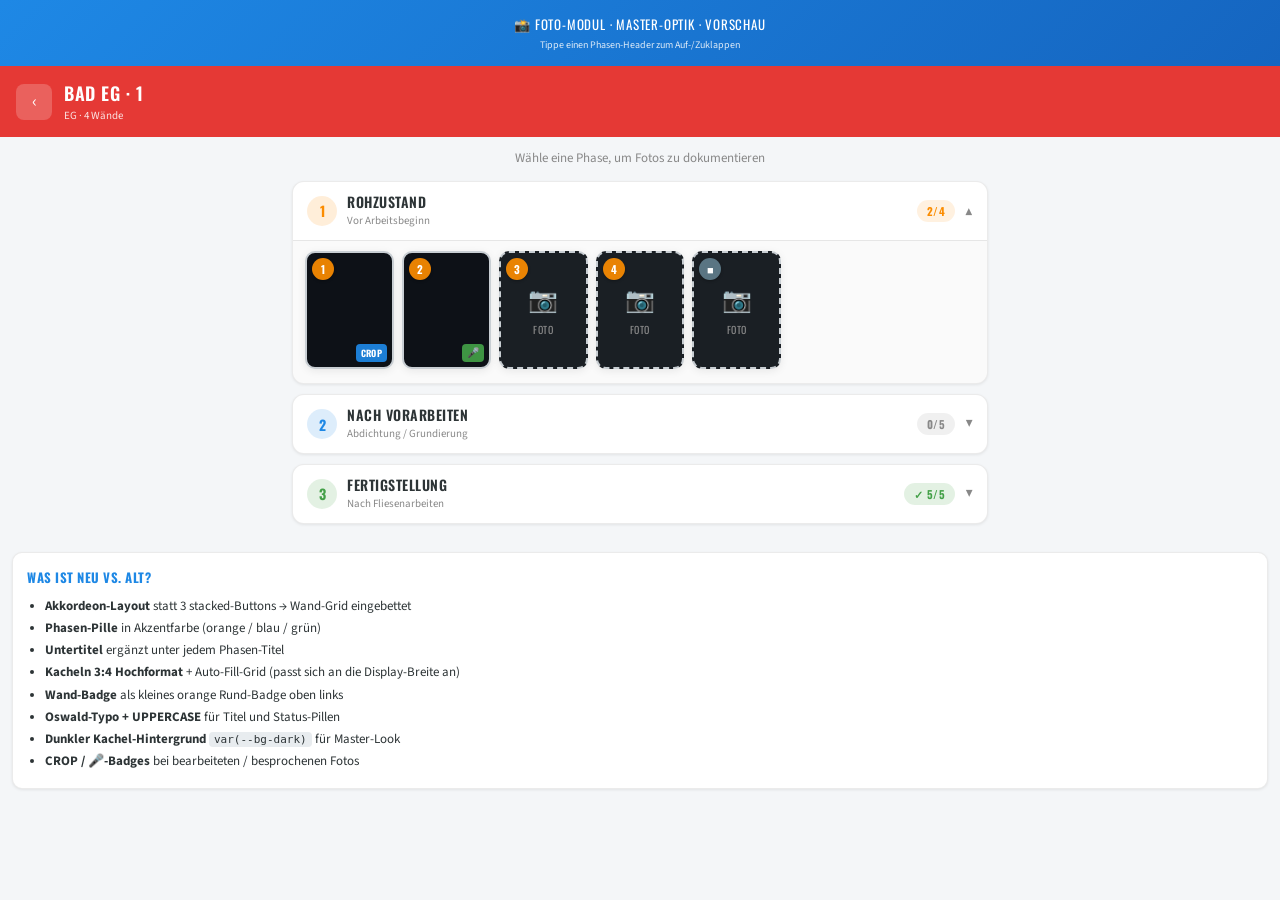
<file: 04-MOCKUP-vorschau.html>
<!DOCTYPE html>
<html lang="de">
<head>
<meta charset="UTF-8">
<meta name="viewport" content="width=device-width, initial-scale=1, viewport-fit=cover">
<title>Foto-Modul Optik-Vorschau · Master-konform</title>
<link rel="preconnect" href="https://fonts.googleapis.com">
<link rel="preconnect" href="https://fonts.gstatic.com" crossorigin>
<link href="https://fonts.googleapis.com/css2?family=Oswald:wght@500;600;700&family=Source+Sans+3:wght@400;500;600;700&display=swap" rel="stylesheet">
<style>
:root {
    --accent-blue: #1E88E5;
    --accent-blue-dark: #1565C0;
    --accent-red: #E53935;
    --accent-green: #43A047;
    --accent-orange: #FB8C00;
    --text-primary: #2D3436;
    --text-secondary: #555;
    --text-muted: #888;
    --bg-primary: #FFFFFF;
    --bg-secondary: #F4F6F8;
    --bg-tertiary: #E8ECEF;
    --bg-card: #FFFFFF;
    --bg-dark: #1A1F24;
    --border-light: #E0E4E7;
    --border-medium: #C8CED3;
    --border-color: rgba(0,0,0,0.08);
    --shadow-sm: 0 1px 3px rgba(0,0,0,0.08);
    --shadow-md: 0 4px 12px rgba(0,0,0,0.10);
    --font-headline: 'Oswald', 'Arial Narrow', sans-serif;
    --font-body: 'Source Sans 3', 'Segoe UI', sans-serif;
}

* { box-sizing: border-box; }
body {
    margin: 0;
    padding: 0;
    font-family: var(--font-body);
    color: var(--text-primary);
    background: var(--bg-secondary);
    -webkit-font-smoothing: antialiased;
}

/* Sub-Header */
.subheader {
    background: var(--accent-red);
    color: #fff;
    padding: 14px 16px;
    display: flex;
    align-items: center;
    gap: 12px;
}
.subheader .back {
    width: 36px; height: 36px;
    border-radius: 8px;
    background: rgba(255,255,255,0.2);
    display: flex; align-items: center; justify-content: center;
    font-size: 18px;
}
.subheader .titel { 
    flex: 1;
    font-family: var(--font-headline);
    font-weight: 600;
    font-size: 18px;
    text-transform: uppercase;
    letter-spacing: 0.5px;
}
.subheader .untertitel {
    font-size: 11px;
    opacity: 0.85;
    font-weight: 400;
    text-transform: none;
    letter-spacing: 0;
    margin-top: 2px;
}

/* Container */
.container {
    padding: 12px;
    max-width: 720px;
    margin: 0 auto;
}

.intro {
    font-size: 13px;
    color: var(--text-muted);
    text-align: center;
    margin-bottom: 14px;
}

/* Akkordeon */
.akkordeon-list {
    display: flex;
    flex-direction: column;
    gap: 10px;
}
.akkordeon {
    background: var(--bg-card);
    border: 1px solid var(--border-color);
    border-radius: 12px;
    overflow: hidden;
    box-shadow: var(--shadow-sm);
}

.akkordeon-header {
    display: flex;
    align-items: center;
    gap: 10px;
    padding: 12px 14px;
    cursor: pointer;
    min-height: 56px;
    user-select: none;
}

.phase-pille {
    width: 30px; height: 30px;
    border-radius: 50%;
    display: flex;
    align-items: center;
    justify-content: center;
    font-family: var(--font-headline);
    font-weight: 700;
    font-size: 14px;
    flex-shrink: 0;
}
.phase-pille.roh { background: rgba(251,140,0,0.15); color: #FB8C00; }
.phase-pille.vor { background: rgba(30,136,229,0.15); color: #1E88E5; }
.phase-pille.fer { background: rgba(67,160,71,0.15); color: #43A047; }

.phase-text { flex: 1; min-width: 0; }
.phase-titel {
    font-family: var(--font-headline);
    font-weight: 600;
    font-size: 14px;
    text-transform: uppercase;
    letter-spacing: 0.5px;
    color: var(--text-primary);
    line-height: 1.2;
}
.phase-subtitel {
    font-size: 11px;
    color: var(--text-muted);
    margin-top: 2px;
}

.status-pille {
    font-size: 11px;
    padding: 3px 10px;
    border-radius: 999px;
    font-weight: 700;
    flex-shrink: 0;
    font-family: var(--font-headline);
    letter-spacing: 0.5px;
}
.status-pille.leer  { background: rgba(0,0,0,0.06); color: var(--text-muted); }
.status-pille.teil  { background: rgba(251,140,0,0.12); color: #FB8C00; }
.status-pille.teil.vor { background: rgba(30,136,229,0.12); color: #1E88E5; }
.status-pille.fertig { background: rgba(67,160,71,0.15); color: var(--accent-green); }

.pfeil {
    font-size: 14px;
    color: var(--text-muted);
    transition: transform 0.2s;
    flex-shrink: 0;
}
.akkordeon.offen .pfeil { transform: rotate(180deg); }

/* Wand-Grid */
.wand-grid-wrapper {
    padding: 10px 12px 14px 12px;
    background: rgba(0,0,0,0.02);
    border-top: 1px solid var(--border-color);
    display: none;
}
.akkordeon.offen .wand-grid-wrapper { display: block; }

.wand-grid {
    display: grid;
    grid-template-columns: repeat(auto-fill, minmax(82px, 1fr));
    gap: 8px;
}

/* Wand-Kachel */
.wand-kachel {
    position: relative;
    aspect-ratio: 3 / 4;
    background: var(--bg-dark);
    border: 2px dashed var(--border-medium);
    border-radius: 10px;
    cursor: pointer;
    display: flex;
    flex-direction: column;
    align-items: center;
    justify-content: center;
    overflow: hidden;
    transition: transform 0.12s ease-out, box-shadow 0.12s ease-out;
    box-shadow: 0 2px 8px rgba(0,0,0,0.08);
}
.wand-kachel:active { transform: translateY(1px); }
.wand-kachel.belegt {
    border: 2px solid var(--border-medium);
    background: #0d1117;
}

.wand-badge {
    position: absolute;
    top: 5px; left: 5px;
    width: 22px; height: 22px;
    border-radius: 50%;
    background: rgba(251,140,0,0.92);
    color: #fff;
    font-family: var(--font-headline);
    font-size: 11px;
    font-weight: 700;
    display: flex;
    align-items: center;
    justify-content: center;
    z-index: 2;
    box-shadow: 0 1px 3px rgba(0,0,0,0.3);
}
.wand-badge.boden { background: rgba(96,125,139,0.92); }
.wand-badge.decke { background: rgba(120,144,156,0.92); }

.kachel-leer-content {
    text-align: center;
    color: var(--text-muted);
    pointer-events: none;
}
.kachel-leer-content .icon {
    font-size: 24px;
    margin-bottom: 4px;
}
.kachel-leer-content .label {
    font-size: 10px;
    font-family: var(--font-headline);
    text-transform: uppercase;
    letter-spacing: 0.5px;
}

.kachel-thumb {
    position: absolute;
    inset: 0;
    width: 100%;
    height: 100%;
    object-fit: cover;
}

/* Demo-Banner */
.demo-banner {
    background: linear-gradient(135deg, var(--accent-blue), var(--accent-blue-dark));
    color: #fff;
    padding: 14px 16px;
    text-align: center;
    font-family: var(--font-headline);
    font-size: 13px;
    text-transform: uppercase;
    letter-spacing: 0.8px;
    box-shadow: 0 4px 12px rgba(30,136,229,0.3);
}
.demo-banner small {
    display: block;
    font-size: 10px;
    opacity: 0.85;
    text-transform: none;
    letter-spacing: 0;
    margin-top: 4px;
    font-family: var(--font-body);
}

.legende {
    background: var(--bg-card);
    margin: 16px 12px;
    padding: 14px;
    border-radius: 10px;
    border: 1px solid var(--border-color);
    box-shadow: var(--shadow-sm);
    font-size: 13px;
}
.legende h3 {
    margin: 0 0 10px 0;
    font-family: var(--font-headline);
    font-size: 13px;
    text-transform: uppercase;
    letter-spacing: 0.5px;
    color: var(--accent-blue);
}
.legende ul { margin: 0; padding-left: 18px; }
.legende li { margin: 4px 0; line-height: 1.4; }
.legende code {
    background: var(--bg-tertiary);
    padding: 1px 5px;
    border-radius: 4px;
    font-family: 'Fira Code', Consolas, monospace;
    font-size: 11px;
}

/* Beispiel-Foto-Hintergrund (CSS-only Pseudo-Foto) */
.fake-foto-1 {
    background: linear-gradient(135deg, #8B6F47 0%, #6B5337 50%, #4A3A26 100%);
}
.fake-foto-2 {
    background: linear-gradient(180deg, #C0C8CC 0%, #8B9499 70%, #6A7378 100%);
}
.crop-badge {
    position: absolute;
    bottom: 5px; right: 5px;
    font-size: 9px;
    padding: 2px 5px;
    border-radius: 4px;
    background: rgba(30,136,229,0.92);
    color: #fff;
    font-weight: 700;
    letter-spacing: 0.3px;
    font-family: var(--font-headline);
    z-index: 2;
}
.notiz-badge {
    position: absolute;
    bottom: 5px; right: 5px;
    font-size: 10px;
    padding: 2px 5px;
    border-radius: 4px;
    background: rgba(67,160,71,0.92);
    color: #fff;
    font-weight: 700;
    z-index: 2;
}
</style>
</head>
<body>

<div class="demo-banner">
    📸 Foto-Modul · Master-Optik · Vorschau
    <small>Tippe einen Phasen-Header zum Auf-/Zuklappen</small>
</div>

<div class="subheader">
    <div class="back">‹</div>
    <div>
        <div class="titel">Bad EG · 1</div>
        <div class="untertitel">EG · 4 Wände</div>
    </div>
</div>

<div class="container">
    <div class="intro">Wähle eine Phase, um Fotos zu dokumentieren</div>

    <div class="akkordeon-list">
        <!-- Phase 1: Rohzustand -->
        <div class="akkordeon offen" id="ph1">
            <div class="akkordeon-header" onclick="toggle('ph1')">
                <span class="phase-pille roh">1</span>
                <div class="phase-text">
                    <div class="phase-titel">Rohzustand</div>
                    <div class="phase-subtitel">Vor Arbeitsbeginn</div>
                </div>
                <span class="status-pille teil">2/4</span>
                <span class="pfeil">▼</span>
            </div>
            <div class="wand-grid-wrapper">
                <div class="wand-grid">
                    <div class="wand-kachel belegt fake-foto-1">
                        <span class="wand-badge">1</span>
                        <span class="crop-badge">CROP</span>
                    </div>
                    <div class="wand-kachel belegt fake-foto-2">
                        <span class="wand-badge">2</span>
                        <span class="notiz-badge">🎤</span>
                    </div>
                    <div class="wand-kachel">
                        <span class="wand-badge">3</span>
                        <div class="kachel-leer-content">
                            <div class="icon">📷</div>
                            <div class="label">Foto</div>
                        </div>
                    </div>
                    <div class="wand-kachel">
                        <span class="wand-badge">4</span>
                        <div class="kachel-leer-content">
                            <div class="icon">📷</div>
                            <div class="label">Foto</div>
                        </div>
                    </div>
                    <div class="wand-kachel">
                        <span class="wand-badge boden">■</span>
                        <div class="kachel-leer-content">
                            <div class="icon">📷</div>
                            <div class="label">Foto</div>
                        </div>
                    </div>
                </div>
            </div>
        </div>

        <!-- Phase 2: Vorarbeiten (zugeklappt) -->
        <div class="akkordeon" id="ph2">
            <div class="akkordeon-header" onclick="toggle('ph2')">
                <span class="phase-pille vor">2</span>
                <div class="phase-text">
                    <div class="phase-titel">Nach Vorarbeiten</div>
                    <div class="phase-subtitel">Abdichtung / Grundierung</div>
                </div>
                <span class="status-pille leer">0/5</span>
                <span class="pfeil">▼</span>
            </div>
            <div class="wand-grid-wrapper">
                <div class="wand-grid">
                    <div class="wand-kachel"><span class="wand-badge">1</span><div class="kachel-leer-content"><div class="icon">📷</div><div class="label">Foto</div></div></div>
                    <div class="wand-kachel"><span class="wand-badge">2</span><div class="kachel-leer-content"><div class="icon">📷</div><div class="label">Foto</div></div></div>
                    <div class="wand-kachel"><span class="wand-badge">3</span><div class="kachel-leer-content"><div class="icon">📷</div><div class="label">Foto</div></div></div>
                    <div class="wand-kachel"><span class="wand-badge">4</span><div class="kachel-leer-content"><div class="icon">📷</div><div class="label">Foto</div></div></div>
                    <div class="wand-kachel"><span class="wand-badge boden">■</span><div class="kachel-leer-content"><div class="icon">📷</div><div class="label">Foto</div></div></div>
                </div>
            </div>
        </div>

        <!-- Phase 3: Fertigstellung (zugeklappt) -->
        <div class="akkordeon" id="ph3">
            <div class="akkordeon-header" onclick="toggle('ph3')">
                <span class="phase-pille fer">3</span>
                <div class="phase-text">
                    <div class="phase-titel">Fertigstellung</div>
                    <div class="phase-subtitel">Nach Fliesenarbeiten</div>
                </div>
                <span class="status-pille fertig">✓ 5/5</span>
                <span class="pfeil">▼</span>
            </div>
            <div class="wand-grid-wrapper">
                <div class="wand-grid">
                    <div class="wand-kachel belegt fake-foto-2"><span class="wand-badge">1</span></div>
                    <div class="wand-kachel belegt fake-foto-1"><span class="wand-badge">2</span></div>
                    <div class="wand-kachel belegt fake-foto-2"><span class="wand-badge">3</span></div>
                    <div class="wand-kachel belegt fake-foto-1"><span class="wand-badge">4</span></div>
                    <div class="wand-kachel belegt fake-foto-2"><span class="wand-badge boden">■</span></div>
                </div>
            </div>
        </div>
    </div>
</div>

<div class="legende">
    <h3>Was ist neu vs. alt?</h3>
    <ul>
        <li><strong>Akkordeon-Layout</strong> statt 3 stacked-Buttons → Wand-Grid eingebettet</li>
        <li><strong>Phasen-Pille</strong> in Akzentfarbe (orange / blau / grün)</li>
        <li><strong>Untertitel</strong> ergänzt unter jedem Phasen-Titel</li>
        <li><strong>Kacheln 3:4 Hochformat</strong> + Auto-Fill-Grid (passt sich an die Display-Breite an)</li>
        <li><strong>Wand-Badge</strong> als kleines orange Rund-Badge oben links</li>
        <li><strong>Oswald-Typo + UPPERCASE</strong> für Titel und Status-Pillen</li>
        <li><strong>Dunkler Kachel-Hintergrund</strong> <code>var(--bg-dark)</code> für Master-Look</li>
        <li><strong>CROP / 🎤-Badges</strong> bei bearbeiteten / besprochenen Fotos</li>
    </ul>
</div>

<script>
function toggle(id) {
    var el = document.getElementById(id);
    if (el) el.classList.toggle('offen');
}
</script>

</body>
</html>
</file>
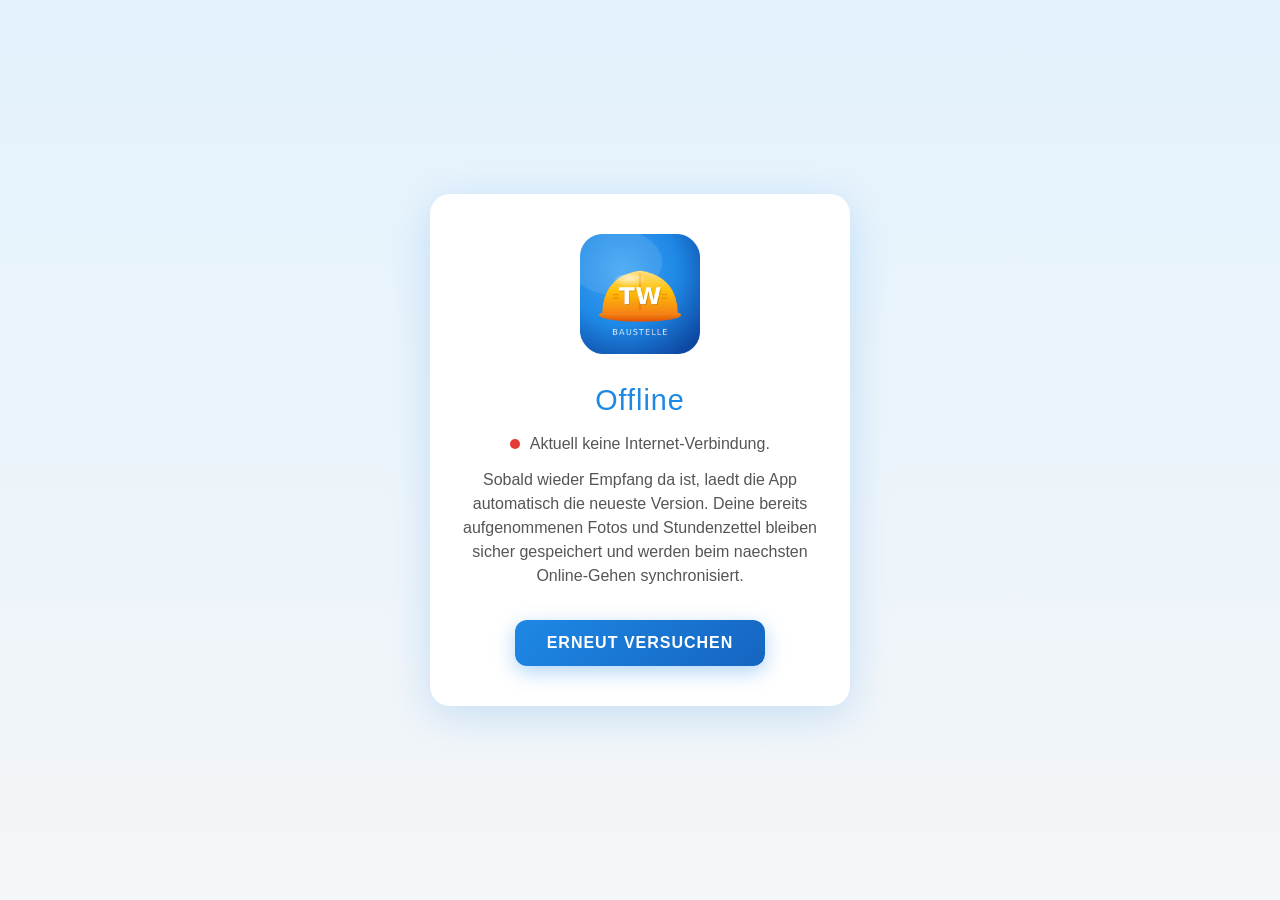
<file: offline.html>
<!DOCTYPE html>
<html lang="de">
<head>
    <meta charset="UTF-8"/>
    <meta name="viewport" content="width=device-width, initial-scale=1"/>
    <meta name="theme-color" content="#1E88E5"/>
    <title>Offline - TW Baustellen-App</title>
    <link rel="stylesheet" href="css/tw-ma-design.css"/>
    <style>
        body {
            display: flex;
            align-items: center;
            justify-content: center;
            min-height: 100vh;
            padding: 24px;
            background: linear-gradient(180deg, #E3F2FD 0%, #F4F6F8 100%);
            margin: 0;
        }
        .offline-card {
            max-width: 420px;
            text-align: center;
            background: #fff;
            padding: 40px 28px;
            border-radius: 20px;
            box-shadow: 0 10px 40px rgba(30,136,229,0.2);
        }
        .offline-icon {
            width: 120px; height: 120px; margin: 0 auto 20px;
        }
        h1 {
            font-family: 'Oswald', sans-serif;
            color: #1E88E5;
            margin: 0 0 12px;
            font-size: 1.8rem;
            letter-spacing: 1px;
        }
        p {
            color: #555;
            font-size: 1rem;
            line-height: 1.5;
            margin: 12px 0;
        }
        button {
            margin-top: 20px;
            padding: 14px 32px;
            background: linear-gradient(135deg, #1E88E5, #1565C0);
            color: #fff;
            border: none;
            border-radius: 12px;
            font-family: 'Oswald', sans-serif;
            font-size: 1rem;
            font-weight: 600;
            letter-spacing: 1px;
            text-transform: uppercase;
            cursor: pointer;
            box-shadow: 0 6px 20px rgba(30,136,229,0.35);
        }
        button:active { transform: scale(0.97); }

        .status-dot {
            display: inline-block;
            width: 10px; height: 10px;
            border-radius: 50%;
            background: #E53935;
            margin-right: 6px;
            animation: pulse 1.6s infinite;
        }
        @keyframes pulse {
            0%, 100% { opacity: 1; }
            50% { opacity: 0.3; }
        }
    </style>
</head>
<body>
    <div class="offline-card">
        <img src="icons/icon-192.png" alt="TW" class="offline-icon"/>
        <h1>Offline</h1>
        <p>
            <span class="status-dot"></span>
            Aktuell keine Internet-Verbindung.
        </p>
        <p>
            Sobald wieder Empfang da ist, laedt die App automatisch die neueste Version.
            Deine bereits aufgenommenen Fotos und Stundenzettel bleiben sicher gespeichert
            und werden beim naechsten Online-Gehen synchronisiert.
        </p>
        <button onclick="location.reload()">Erneut versuchen</button>

        <script>
            // Auto-Reload sobald wieder Online
            window.addEventListener('online', function(){
                location.reload();
            });
        </script>
    </div>
</body>
</html>
</file>
<file: css/tw-ma-design.css>
/* ============================================================
   TW Baustellen-App · Design-System
   Farb-, Schrift- und Layout-Variablen identisch zur Master-App
   ============================================================ */

:root {
    /* --- Akzentfarben --- */
    --accent-blue:        #1E88E5;
    --accent-blue-dark:   #1565C0;
    --accent-blue-light:  #64B5F6;
    --accent-red:         #E53935;
    --accent-red-dark:    #C62828;
    --accent-green:       #43A047;
    --accent-yellow:      #F5A623;   /* Baustellengelb */
    --accent-orange:      #FB8C00;

    /* --- Basis / Text --- */
    --anthrazit:          #2D3436;
    --text-primary:       #2D3436;
    --text-secondary:     #555;
    --text-muted:         #888;
    --text-on-dark:       #FFFFFF;

    /* --- Hintergrund --- */
    --bg-primary:         #FFFFFF;
    --bg-secondary:       #F4F6F8;
    --bg-tertiary:        #E8ECEF;
    --bg-dark:            #1A1F24;
    --bg-overlay:         rgba(0,0,0,0.55);

    /* --- Border / Divider --- */
    --border-light:       #E0E4E7;
    --border-medium:      #C8CED3;
    --border-strong:      #9CA5AD;

    /* --- Shadow --- */
    --shadow-sm:          0 1px 3px rgba(0,0,0,0.08);
    --shadow-md:          0 4px 12px rgba(0,0,0,0.10);
    --shadow-lg:          0 8px 24px rgba(0,0,0,0.14);
    --shadow-blue:        0 6px 20px rgba(30,136,229,0.30);
    --shadow-red:         0 6px 20px rgba(229,57,53,0.30);

    /* --- Radius --- */
    --radius-sm:          6px;
    --radius-md:          10px;
    --radius-lg:          14px;
    --radius-xl:          20px;
    --radius-pill:        999px;

    /* --- Spacing --- */
    --space-xs:           4px;
    --space-sm:           8px;
    --space-md:           16px;
    --space-lg:           24px;
    --space-xl:           32px;

    /* --- Typo --- */
    --font-headline:      'Oswald', 'Arial Narrow', sans-serif;
    --font-body:          'Source Sans 3', 'Source Sans Pro', 'Segoe UI', sans-serif;
    --font-mono:          'Fira Code', 'Consolas', monospace;

    /* --- Touch-Targets (Mobile-First) --- */
    --touch-target-min:   48px;

    /* --- Schriftgroessen-Skala (wird vom A-Gross/A-Klein-Toggle ueberschrieben) --- */
    --font-scale:         1;
}

/* ============================================================
   Globale Resets
   ============================================================ */

* {
    box-sizing: border-box;
}

html, body {
    margin: 0;
    padding: 0;
    font-family: var(--font-body);
    color: var(--text-primary);
    background: var(--bg-secondary);
    font-size: calc(16px * var(--font-scale));
    line-height: 1.4;
    -webkit-tap-highlight-color: transparent;
    -webkit-font-smoothing: antialiased;
}

h1, h2, h3, h4, h5, h6 {
    font-family: var(--font-headline);
    color: var(--text-primary);
    font-weight: 500;
    margin: 0 0 var(--space-md) 0;
}

button {
    font-family: inherit;
    cursor: pointer;
    border: none;
    background: none;
    color: inherit;
    padding: 0;
}

input, textarea, select {
    font-family: inherit;
    font-size: inherit;
    color: inherit;
}

/* ============================================================
   App-Root Wrapper
   ============================================================ */

#root {
    min-height: 100vh;
    display: flex;
    flex-direction: column;
}

.ma-app {
    display: flex;
    flex-direction: column;
    min-height: 100vh;
    background: var(--bg-secondary);
}

/* ============================================================
   Animationen
   ============================================================ */

@keyframes ma-pulse {
    0%, 100% { opacity: 1; }
    50%      { opacity: 0.3; }
}

@keyframes ma-fadeIn {
    from { opacity: 0; transform: translateY(8px); }
    to   { opacity: 1; transform: translateY(0); }
}

@keyframes ma-walk {
    0%   { transform: translateX(-30px); }
    100% { transform: translateX(30px); }
}

@keyframes ma-bounce {
    0%, 100% { transform: translateY(0); }
    50%      { transform: translateY(-4px); }
}

@keyframes ma-spin {
    from { transform: rotate(0deg); }
    to   { transform: rotate(360deg); }
}

/* ============================================================
   Scrollbars (schlank)
   ============================================================ */

::-webkit-scrollbar { width: 8px; height: 8px; }
::-webkit-scrollbar-track { background: transparent; }
::-webkit-scrollbar-thumb { background: var(--border-medium); border-radius: 4px; }
::-webkit-scrollbar-thumb:hover { background: var(--border-strong); }

/* ============================================================
   Focus-States (A11y)
   ============================================================ */

button:focus-visible,
input:focus-visible,
select:focus-visible,
textarea:focus-visible {
    outline: 3px solid var(--accent-blue-light);
    outline-offset: 2px;
}

/* ============================================================
   Sichtbarkeits-Helper
   ============================================================ */

.ma-sr-only {
    position: absolute;
    width: 1px; height: 1px;
    padding: 0; margin: -1px; overflow: hidden;
    clip: rect(0,0,0,0); white-space: nowrap; border: 0;
}
</file>
